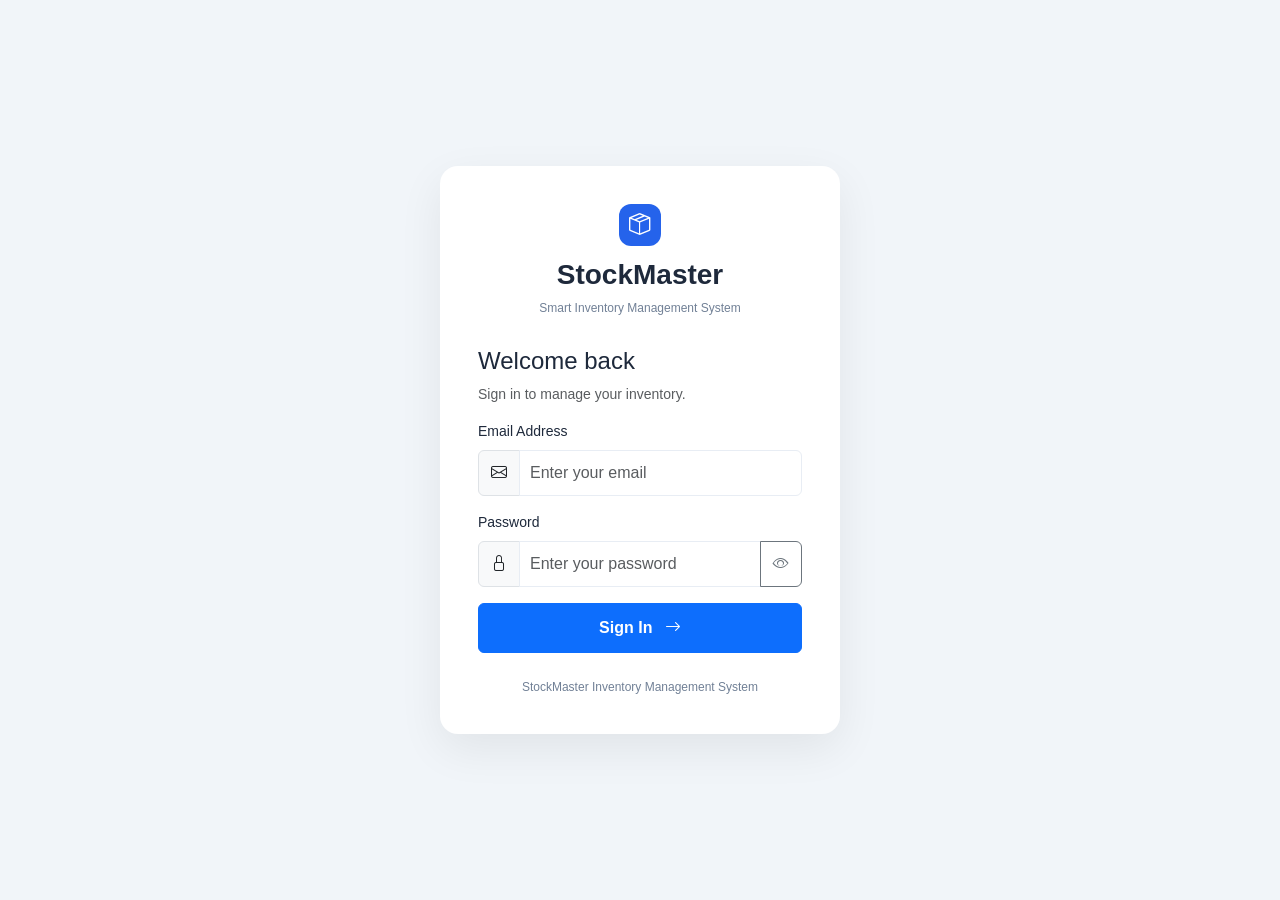
<file: frontend/login.html>
﻿<!DOCTYPE html>
<html lang="en">
<head>
    <meta charset="UTF-8">
    <meta name="viewport" content="width=device-width, initial-scale=1.0">
    <title>Login | StockMaster</title>

    <link href="https://cdn.jsdelivr.net/npm/bootstrap@5.3.3/dist/css/bootstrap.min.css" rel="stylesheet">
    <link href="https://cdn.jsdelivr.net/npm/bootstrap-icons@1.11.3/font/bootstrap-icons.css" rel="stylesheet">
    <link rel="stylesheet" href="css/style.css">
</head>

<body class="login-body">

<div class="login-container">

    <div class="login-card">

        <div class="login-brand">
            <div class="brand-icon"><i class="bi bi-box-seam"></i></div>
            <h3>StockMaster</h3>
            <p>Smart Inventory Management System</p>
        </div>

        <h4>Welcome back</h4>
        <p class="text-muted">Sign in to manage your inventory.</p>

        <form id="loginForm">

            <div class="mb-3">
                <label class="form-label">Email Address</label>
                <div class="input-group">
                    <span class="input-group-text"><i class="bi bi-envelope"></i></span>
                    <input type="email" class="form-control" id="email" required placeholder="Enter your email">
                </div>
            </div>

            <div class="mb-3">
                <label class="form-label">Password</label>
                <div class="input-group">
                    <span class="input-group-text"><i class="bi bi-lock"></i></span>
                    <input type="password" class="form-control" id="password" required placeholder="Enter your password">
                    <button class="btn btn-outline-secondary" type="button" id="togglePassword">
                        <i class="bi bi-eye"></i>
                    </button>
                </div>
            </div>

            <div id="loginError" class="alert alert-danger d-none"></div>

            <button type="submit" class="btn btn-primary w-100 login-submit" id="loginButton">
                Sign In <i class="bi bi-arrow-right ms-2"></i>
            </button>

        </form>

        <div class="login-footer">
            StockMaster Inventory Management System
        </div>

    </div>

</div>

<script src="js/config.js"></script>
<script src="js/api.js"></script>
<script src="js/login.js"></script>

</body>
</html>
</file>
<file: frontend/css/style.css>
﻿:root {
    --primary: #2563eb;
    --primary-light: #eff6ff;
    --sidebar: #17243b;
    --sidebar-text: #aab6ca;
    --background: #f5f7fb;
    --text: #1e293b;
    --muted: #718096;
    --border: #e8edf4;
    --white: #ffffff;
}

* {
    box-sizing: border-box;
}

body {
    margin: 0;
    background: var(--background);
    color: var(--text);
    font-family: "Segoe UI", Arial, sans-serif;
    font-size: 14px;
}

.app-wrapper {
    min-height: 100vh;
}

.sidebar {
    width: 250px;
    height: 100vh;
    background: var(--sidebar);
    position: fixed;
    left: 0;
    top: 0;
    padding: 24px 15px;
    color: white;
    display: flex;
    flex-direction: column;
    z-index: 1000;
}

.brand {
    display: flex;
    align-items: center;
    gap: 12px;
    padding: 0 10px 28px;
}

.brand h4 {
    margin: 0;
    font-size: 19px;
    font-weight: 700;
}

.brand small {
    color: var(--sidebar-text);
    font-size: 11px;
}

.brand-icon {
    width: 42px;
    height: 42px;
    background: var(--primary);
    border-radius: 12px;
    display: flex;
    align-items: center;
    justify-content: center;
    color: white;
    font-size: 22px;
}

.menu-label {
    color: #74849e;
    font-size: 10px;
    font-weight: 700;
    letter-spacing: 1.2px;
    padding: 14px 12px 8px;
}

.sidebar-nav {
    flex: 1;
    overflow-y: auto;
}

.sidebar .nav-link {
    color: var(--sidebar-text);
    display: flex;
    gap: 13px;
    align-items: center;
    padding: 12px;
    border-radius: 8px;
    margin-bottom: 4px;
    font-weight: 500;
    transition: .2s;
}

.sidebar .nav-link i {
    font-size: 17px;
}

.sidebar .nav-link:hover,
.sidebar .nav-link.active {
    color: white;
    background: #293d5e;
}

.sidebar .nav-link.active {
    border-left: 3px solid #60a5fa;
}

.sidebar-bottom {
    border-top: 1px solid #34435a;
    padding: 18px 5px 0;
    display: flex;
    align-items: center;
    gap: 10px;
}

.profile-avatar,
.topbar-avatar {
    width: 36px;
    height: 36px;
    background: #dbeafe;
    color: #1d4ed8;
    border-radius: 50%;
    display: flex;
    align-items: center;
    justify-content: center;
    font-weight: 700;
}

.profile-info {
    display: flex;
    flex-direction: column;
    flex: 1;
}

.profile-info strong {
    font-size: 12px;
}

.profile-info small {
    color: var(--sidebar-text);
    font-size: 11px;
}

.logout-button {
    background: transparent;
    border: none;
    color: #aab6ca;
    font-size: 19px;
}

.main-content {
    margin-left: 250px;
    min-height: 100vh;
}

.topbar {
    height: 76px;
    background: white;
    border-bottom: 1px solid var(--border);
    padding: 0 32px;
    display: flex;
    align-items: center;
    justify-content: space-between;
    position: sticky;
    top: 0;
    z-index: 100;
}

.topbar h5 {
    font-weight: 700;
    margin: 0 0 3px;
}

.topbar small {
    color: var(--muted);
}

.topbar-right {
    display: flex;
    align-items: center;
    gap: 22px;
}

.system-status {
    font-size: 12px;
    color: #16a34a;
}

.status-dot {
    width: 8px;
    height: 8px;
    background: #22c55e;
    border-radius: 50%;
    display: inline-block;
    margin-right: 5px;
}

.page-container {
    padding: 30px;
}

.mobile-menu {
    display: none;
    border: 0;
    background: transparent;
    font-size: 25px;
}

.page-heading {
    display: flex;
    align-items: center;
    justify-content: space-between;
    margin-bottom: 25px;
}

.page-heading h3 {
    font-size: 21px;
    font-weight: 700;
}

.page-heading p {
    color: var(--muted);
    margin: 5px 0 0;
}

.stat-card,
.content-card {
    background: white;
    border: 1px solid var(--border);
    border-radius: 12px;
    padding: 21px;
    height: 100%;
}

.stat-card {
    display: flex;
    justify-content: space-between;
    align-items: center;
    min-height: 125px;
}

.stat-card h3 {
    font-size: 25px;
    font-weight: 700;
    margin: 10px 0 3px;
}

.stat-card p {
    color: var(--muted);
    margin: 0;
}

.stat-icon {
    width: 48px;
    height: 48px;
    border-radius: 12px;
    background: var(--primary-light);
    color: var(--primary);
    display: flex;
    align-items: center;
    justify-content: center;
    font-size: 22px;
}

.content-card h6 {
    font-weight: 700;
    margin-bottom: 20px;
}

.table {
    vertical-align: middle;
}

.table th {
    background: #f8fafc;
    color: #64748b;
    font-size: 11px;
    text-transform: uppercase;
    letter-spacing: .5px;
    padding: 14px;
    white-space: nowrap;
}

.table td {
    padding: 14px;
    font-size: 13px;
}

.badge-status {
    display: inline-block;
    padding: 6px 10px;
    border-radius: 20px;
    font-size: 11px;
    font-weight: 600;
}

.status-completed,
.status-received {
    background: #dcfce7;
    color: #15803d;
}

.status-pending {
    background: #fef3c7;
    color: #b45309;
}

.status-other {
    background: #e2e8f0;
    color: #475569;
}

.action-button {
    border: 1px solid var(--border);
    background: white;
    border-radius: 7px;
    padding: 7px 11px;
    color: var(--text);
}

.action-button:hover {
    background: var(--primary-light);
    color: var(--primary);
}

.search-input {
    max-width: 280px;
}

.loading-state {
    text-align: center;
    padding: 80px 20px;
    color: var(--muted);
}

.empty-state {
    text-align: center;
    padding: 40px;
    color: var(--muted);
}

.report-value {
    font-size: 25px;
    font-weight: 700;
    margin-top: 10px;
}

.login-body {
    min-height: 100vh;
    background: #f1f5f9;
    display: flex;
    align-items: center;
    justify-content: center;
}

.login-container {
    width: 100%;
    max-width: 440px;
    padding: 20px;
}

.login-card {
    background: white;
    border-radius: 18px;
    padding: 38px;
    box-shadow: 0 15px 45px rgba(0,0,0,.07);
}

.login-brand {
    text-align: center;
    margin-bottom: 30px;
}

.login-brand .brand-icon {
    margin: auto auto 12px;
}

.login-brand h3 {
    font-weight: 750;
}

.login-brand p,
.login-footer {
    color: var(--muted);
    font-size: 12px;
}

.login-submit {
    padding: 12px;
    font-weight: 600;
}

.login-footer {
    text-align: center;
    margin-top: 25px;
}

.form-control,
.form-select {
    padding: 10px;
    border-color: var(--border);
}

@media (max-width: 900px) {
    .sidebar {
        transform: translateX(-100%);
        transition: .25s;
    }

    .sidebar.show {
        transform: translateX(0);
    }

    .main-content {
        margin-left: 0;
    }

    .mobile-menu {
        display: block;
    }

    .topbar {
        padding: 0 16px;
        gap: 12px;
    }

    .page-container {
        padding: 18px;
    }
}

@media (max-width: 576px) {
    .system-status {
        display: none;
    }

    .login-card {
        padding: 25px;
    }
}

/* PRODUCTS MODULE */

.product-modal {
    position: fixed;
    inset: 0;
    background: rgba(15, 23, 42, .55);
    display: flex;
    align-items: center;
    justify-content: center;
    padding: 20px;
    z-index: 2000;
    overflow-y: auto;
}

.product-modal-card {
    background: white;
    width: 100%;
    max-width: 540px;
    border-radius: 14px;
    padding: 28px;
    box-shadow: 0 20px 60px rgba(0,0,0,.2);
    margin: auto;
}

.product-modal-card h5 {
    font-weight: 700;
    margin: 0;
}

.product-modal .form-label {
    font-weight: 600;
    font-size: 13px;
}

.product-modal.d-none {
    display: none !important;
}

/* STOCKMASTER OPERATIONS MODULES */

.product-modal {
    backdrop-filter: blur(3px);
}

.product-modal-card {
    max-height: 90vh;
    overflow-y: auto;
}

#operationModal .product-modal-card {
    max-height: 90vh;
    overflow-y: auto;
}

#operationTableBody td {
    vertical-align: middle;
}

#operationTableBody .action-button {
    margin-right: 4px;
}

.content-card canvas {
    max-height: 340px;
}

@media(max-width:768px) {
    .page-heading {
        align-items: flex-start;
        gap: 15px;
        flex-direction: column;
    }
}
</file>
